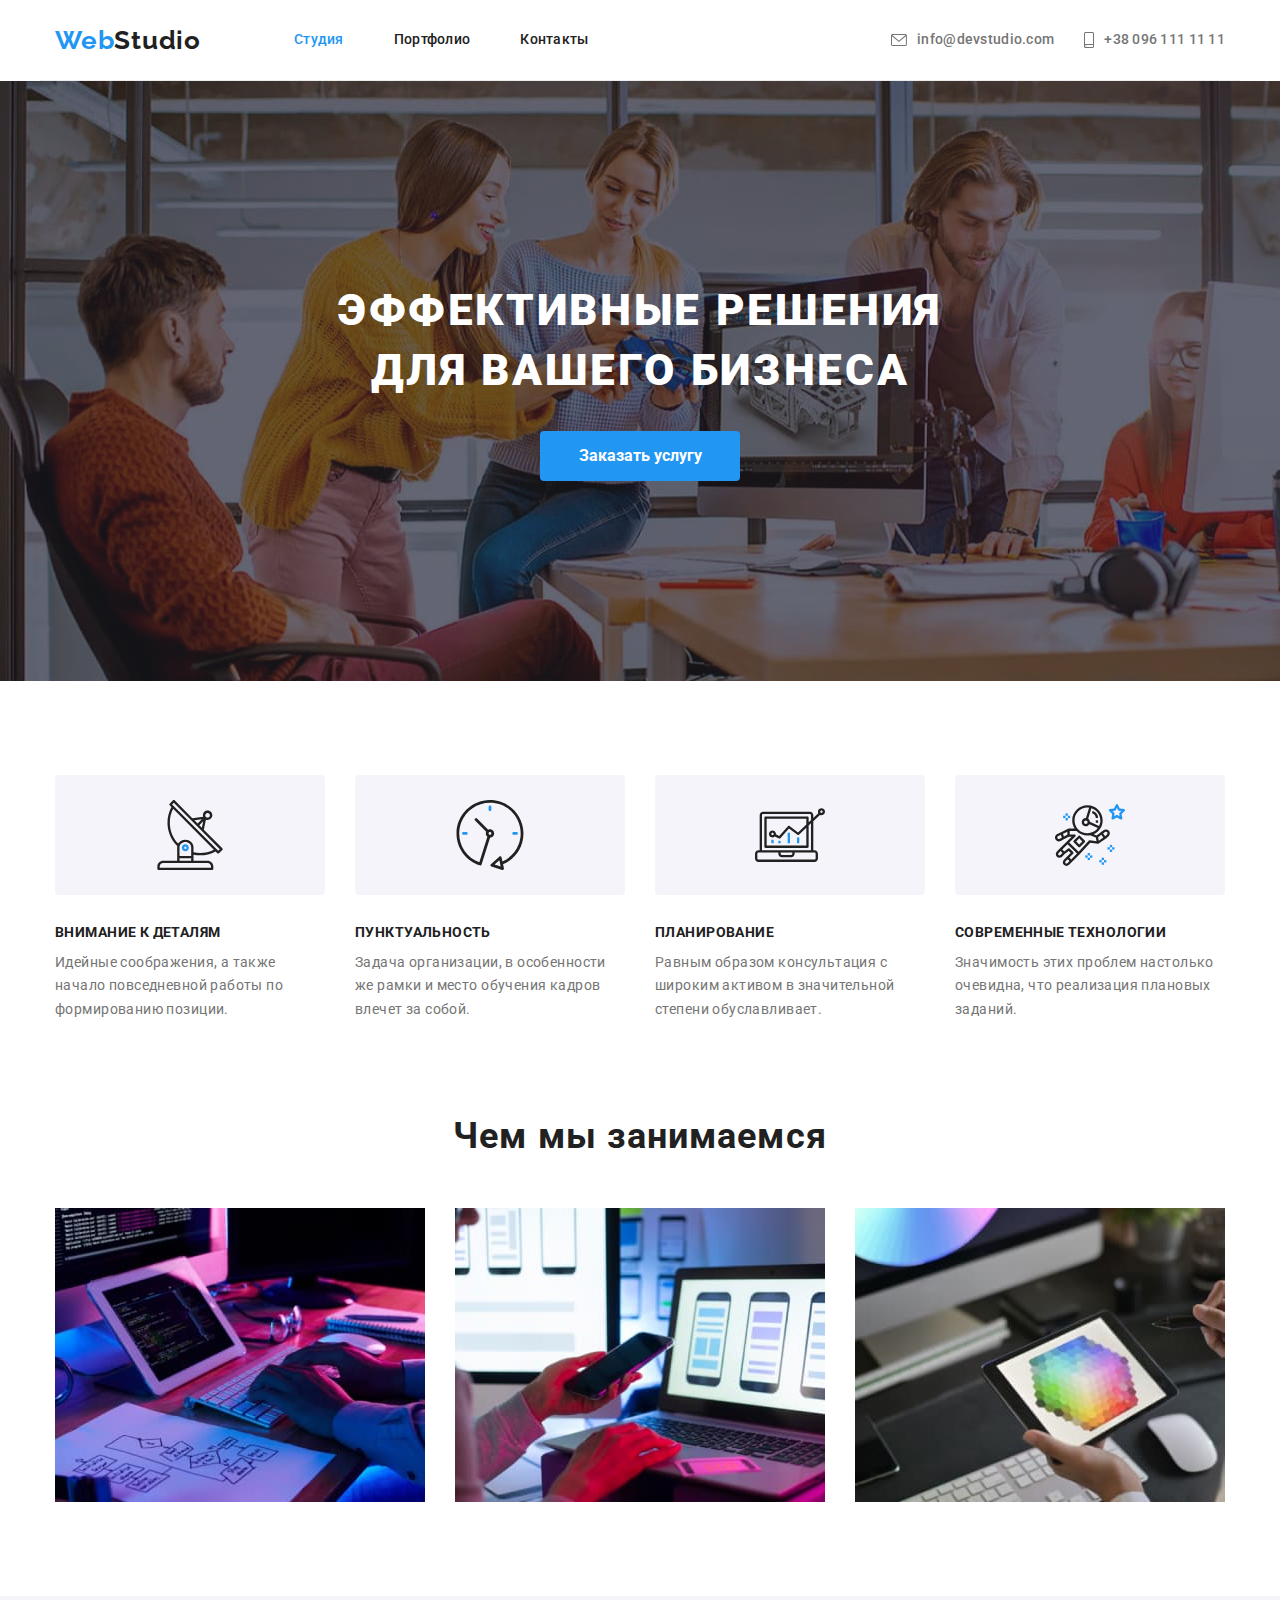
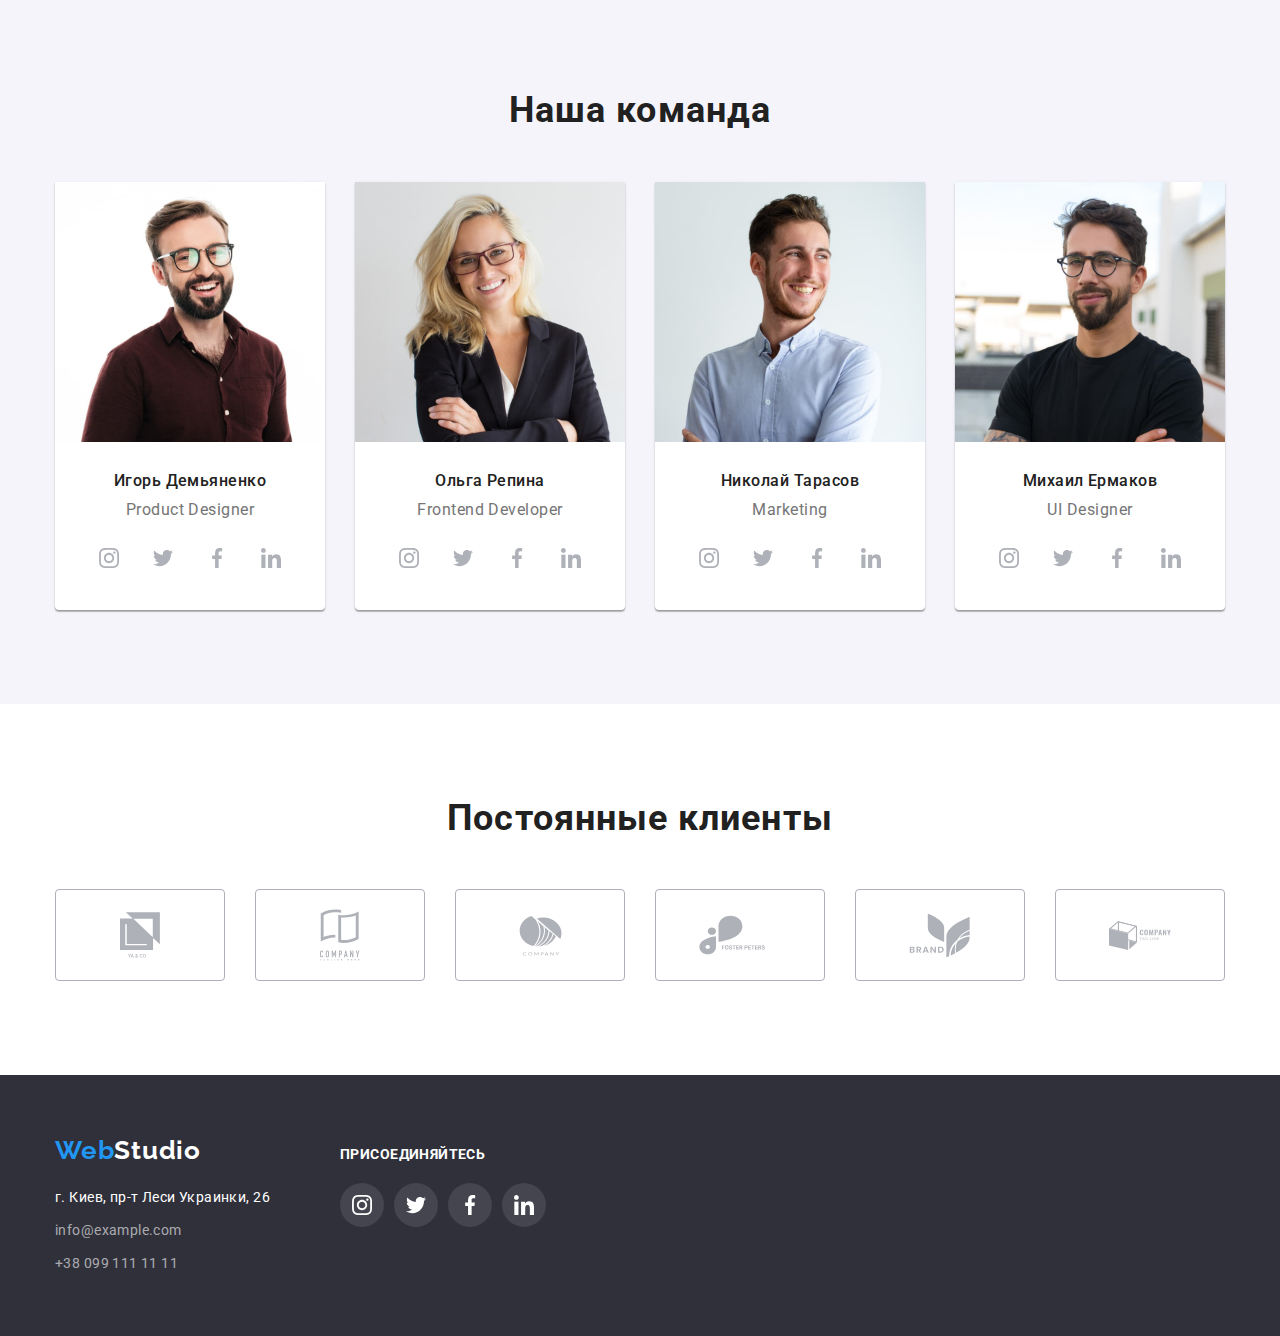
<file: index.html>
<!DOCTYPE html>
<html lang="ru">

<head>
    <meta charset="UTF-8">
    <meta http-equiv="X-UA-Compatible" content="IE=edge">
    <meta name="viewport" content="width=device-width, initial-scale=1.0">
    <title>Студия</title>
    <link rel="stylesheet" href="https://cdnjs.cloudflare.com/ajax/libs/modern-normalize/1.0.0/modern-normalize.min.css">
    <link href="https://fonts.googleapis.com/css2?family=Raleway:wght@700&family=Roboto:wght@400;500;700;900&display=swap" rel="stylesheet">
    <link rel="stylesheet" href="./css/styles.css">
</head>

<body>
    <!--Навигация-->
    <header>
        <div class="container nav-container">
            <a href="" lang="en" class="logo"><span>Web</span>Studio</a>
            <nav class="site-nav">
                <ul class="site-nav-items">
                    <li class="item"><a class="nav-link current" href="">Студия</a></li>
                    <li class="item"><a class="nav-link" href="./portfolio.html">Портфолио</a></li>
                    <li class="item"><a class="nav-link" href="">Контакты</a></li>
                </ul>
            </nav>
            <ul class="contacts">
                <li class="item">
                    <a class="contacts-link" href="mailto:info@devstudio.com">
                        <svg class="social-links-icon mail-icon">
                            <use href="./images/icons.svg#mail"></use>
                        </svg>info@devstudio.com</a>
                </li>
                <li class="item">
                    <a class="contacts-link" href="tel:+380961111111">
                        <svg class="social-links-icon phone-icon">
                            <use href="./images/icons.svg#smartphone"></use>
                        </svg> +38 096 111 11 11</a>
                </li>
            </ul>
        </div>
    </header>
    <main>
        <!--Герой-->
        <section class="hero">
            <div class="container">
                <h1 class="hero-title">Эффективные решения для вашего бизнеса</h1>
                <button class="btn" type="button">Заказать услугу</button>
            </div>
        </section>
        <!--Особенности-->
        <section class="features section">
            <h2 class="hidden">Особенности</h2>
            <div class="container">
                <ul class="features-items">
                    <li class="item">
                        <div class="features-items-thumb">
                            <svg class="features-items-icons">
                                <use href="./images/icons.svg#antenna"></use>
                            </svg>
                        </div>
                        <h3 class="features-title">Внимание к деталям</h3>
                        <p class="features-content">Идейные соображения, а также начало повседневной работы по формированию позиции.</p>
                    </li>
                    <li class="item">
                        <div class="features-items-thumb">
                            <svg class="features-items-icons">
                                <use href="./images/icons.svg#clock"></use>
                            </svg>
                        </div>
                        <h3 class="features-title">Пунктуальность</h3>
                        <p class="features-content">Задача организации, в особенности же рамки и место обучения кадров влечет за собой.</p>
                    </li>
                    <li class="item">
                        <div class="features-items-thumb">
                            <svg class="features-items-icons">
                                <use href="./images/icons.svg#diagram"></use>
                            </svg>
                        </div>
                        <h3 class="features-title">Планирование</h3>
                        <p class="features-content">Равным образом консультация с широким активом в значительной степени обуславливает.</p>
                    </li>
                    <li class="item">
                        <div class="features-items-thumb">
                            <svg class="features-items-icons">
                                <use href="./images/icons.svg#astronaut"></use>
                            </svg>
                        </div>
                        <h3 class="features-title">Современные технологии</h3>
                        <p class="features-content">Значимость этих проблем настолько очевидна, что реализация плановых заданий.</p>
                    </li>
                </ul>
            </div>
        </section>
        <!--Чем мы занимаемся-->
        <section class="what-doing section">
            <div class="container">
                <h2 class="what-doing-title">Чем мы занимаемся</h2>
                <ul class="what-doing-items">
                    <li class="item"><img src="./images/studio/box1.jpg" alt="box1" width="370" height="294"></li>
                    <li class="item"><img src="./images/studio/box2.jpg" alt="box2" width="370" height="294"></li>
                    <li class="item"><img src="./images/studio/box3.jpg" alt="box3" width="370" height="294"></li>
                </ul>
            </div>
        </section>
        <!--Наша команда-->
        <section class="our-team section">
            <div class="container our-team-container">
                <h2 class="our-team-main-title">Наша команда</h2>
                <ul class="our-team-items">
                    <li class="item">
                        <img src="./images/studio/card1.jpg" alt="card1" width="270" height="260">
                        <div class="item-content">
                            <h3 class="our-team-title">Игорь Демьяненко</h3>
                            <p class="our-team-content" lang="en">Product Designer</p>
                            <ul class="our-team-social-links">
                                <li class="social-links-item">
                                    <a class="our-team-link" href="">
                                        <svg class="link-logo">
                                            <use href="./images/icons.svg#instagram"></use>
                                        </svg>
                                    </a>
                                </li>
                                <li class="social-links-item">
                                    <a class="our-team-link" href="">
                                        <svg class="link-logo">
                                            <use href="./images/icons.svg#twitter"></use>
                                        </svg>
                                    </a>
                                </li>
                                <li class="social-links-item">
                                    <a class="our-team-link" href="">
                                        <svg class="link-logo">
                                            <use href="./images/icons.svg#facebook"></use>
                                        </svg>
                                    </a>
                                </li>
                                <li class="social-links-item">
                                    <a class="our-team-link" href="">
                                        <svg class="link-logo">
                                            <use href="./images/icons.svg#linkedin"></use>
                                        </svg>
                                    </a>
                                </li>
                            </ul>
                        </div>
                    </li>
                    <li class="item">
                        <img src="./images/studio/card2.jpg" alt="card2" width="270" height="260">
                        <div class="item-content">
                            <h3 class="our-team-title">Ольга Репина</h3>
                            <p class="our-team-content" lang="en">Frontend Developer</p>
                            <ul class="our-team-social-links">
                                <li class="social-links-item">
                                    <a class="our-team-link" href="">
                                        <svg class="link-logo">
                                            <use href="./images/icons.svg#instagram"></use>
                                        </svg>
                                    </a>
                                </li>
                                <li class="social-links-item">
                                    <a class="our-team-link" href="">
                                        <svg class="link-logo">
                                            <use href="./images/icons.svg#twitter"></use>
                                        </svg>
                                    </a>
                                </li>
                                <li class="social-links-item">
                                    <a class="our-team-link" href="">
                                        <svg class="link-logo">
                                            <use href="./images/icons.svg#facebook"></use>
                                        </svg>
                                    </a>
                                </li>
                                <li class="social-links-item">
                                    <a class="our-team-link" href="">
                                        <svg class="link-logo">
                                            <use href="./images/icons.svg#linkedin"></use>
                                        </svg>
                                    </a>
                                </li>
                            </ul>
                        </div>
                    </li>
                    <li class="item">
                        <img src="./images/studio/card3.jpg" alt="card3" width="270" height="260">
                        <div class="item-content">
                            <h3 class="our-team-title">Николай Тарасов</h3>
                            <p class="our-team-content" lang="en">Marketing</p>
                            <ul class="our-team-social-links">
                                <li class="social-links-item">
                                    <a class="our-team-link" href="">
                                        <svg class="link-logo">
                                            <use href="./images/icons.svg#instagram"></use>
                                        </svg>
                                    </a>
                                </li>
                                <li class="social-links-item">
                                    <a class="our-team-link" href="">
                                        <svg class="link-logo">
                                            <use href="./images/icons.svg#twitter"></use>
                                        </svg>
                                    </a>
                                </li>
                                <li class="social-links-item">
                                    <a class="our-team-link" href="">
                                        <svg class="link-logo">
                                            <use href="./images/icons.svg#facebook"></use>
                                        </svg>
                                    </a>
                                </li>
                                <li class="social-links-item">
                                    <a class="our-team-link" href="">
                                        <svg class="link-logo">
                                            <use href="./images/icons.svg#linkedin"></use>
                                        </svg>
                                    </a>
                                </li>
                            </ul>
                        </div>
                    </li>
                    <li class="item">
                        <img src="./images/studio/card4.jpg" alt="card4" width="270" height="260">
                        <div class="item-content">
                            <h3 class="our-team-title">Михаил Ермаков</h3>
                            <p class="our-team-content" lang="en">UI Designer</p>
                            <ul class="our-team-social-links">
                                <li class="social-links-item">
                                    <a class="our-team-link" href="">
                                        <svg class="link-logo">
                                            <use href="./images/icons.svg#instagram"></use>
                                        </svg>
                                    </a>
                                </li>
                                <li class="social-links-item">
                                    <a class="our-team-link" href="">
                                        <svg class="link-logo">
                                            <use href="./images/icons.svg#twitter"></use>
                                        </svg>
                                    </a>
                                </li>
                                <li class="social-links-item">
                                    <a class="our-team-link" href="">
                                        <svg class="link-logo">
                                            <use href="./images/icons.svg#facebook"></use>
                                        </svg>
                                    </a>
                                </li>
                                <li class="social-links-item">
                                    <a class="our-team-link" href="">
                                        <svg class="link-logo">
                                            <use href="./images/icons.svg#linkedin"></use>
                                        </svg>
                                    </a>
                                </li>
                            </ul>
                        </div>
                    </li>
                </ul>
            </div>
        </section>
        <section class="section clients">
            <h2 class="clients-title">Постоянные клиенты</h2>
            <ul class="clients-icons">
                <li class="clients-icon-item">
                    <a class="item-link" href="">
                        <svg class="sprite" width="40" height="52">
                            <use href="./images/icons.svg#group"></use>
                        </svg>
                    </a>
                </li>
                <li class="clients-icon-item">
                    <a class="item-link" href="">
                        <svg class="sprite" width="40" height="52">
                            <use href="./images/icons.svg#group-1"></use>
                        </svg>
                    </a>
                </li>
                <li class="clients-icon-item">
                    <a class="item-link" href="">
                        <svg class="sprite" width="43" height="41">
                            <use href="./images/icons.svg#group-2"></use>
                        </svg>
                    </a>
                </li>
                <li class="clients-icon-item">
                    <a class="item-link" href="">
                        <svg class="sprite" width="84" height="40">
                            <use href="./images/icons.svg#group-3"></use>
                        </svg>
                    </a>
                </li>
                <li class="clients-icon-item">
                    <a class="item-link" href="">
                        <svg class="sprite" width="62" height="45">
                            <use href="./images/icons.svg#group-4"></use>
                        </svg>
                    </a>
                </li>
                <li class="clients-icon-item">
                    <a class="item-link" href="">
                        <svg class="sprite" width="62" height="45">
                            <use href="./images/icons.svg#group-5"></use>
                        </svg>
                    </a>
                </li>
            </ul>
        </section>
    </main>
    <footer class="footer">
        <div class="container footer-sections">
            <div class=" footer-container">
                <a href="" lang="en" class="logo footer-logo"><span>Web</span>Studio</a>
                <address class="address">
                    <ul class="address-items">
                        <li class="item"><a class="map-link" href="https://goo.gl/maps/Ut2xwaLdVSmV2iXo9" target="_blank" rel="noreferrer noopener">г. Киев, пр-т Леси Украинки, 26</a></li>
                        <li class="item"><a class="contacts" href="mailto:info@example.com">info@example.com</a></li>
                        <li class="item"><a class="contacts" href="tel:+380991111111">+38 099 111 11 11</a></li>
                    </ul>
                 </address>
            </div>
            <div class="footer-join">
                <p class="join-content">присоединяйтесь</p>
                <ul class="footer-links">
                    <li class="footer-icons-logo">
                        <a class="footer-join-link" href="">
                            <svg class="link-join-logo">
                            <use href="./images/icons.svg#instagram"></use>
                        </svg>
                        </a>
                    </li>
                    <li class="footer-icons-logo">
                        <a class="footer-join-link" href="">
                            <svg class="link-join-logo">
                            <use href="./images/icons.svg#twitter"></use>
                        </svg>
                        </a>
                    </li>
                    <li class="footer-icons-logo">
                        <a class="footer-join-link" href="">
                            <svg class="link-join-logo">
                            <use href="./images/icons.svg#facebook"></use>
                        </svg>
                        </a>
                    </li>
                    <li class="footer-icons-logo">
                        <a class="footer-join-link" href="">
                            <svg class="link-join-logo">
                            <use href="./images/icons.svg#linkedin"></use>
                        </svg>
                        </a>
                    </li>
                </ul>
            </div>
        </div>
    </footer>
</body>

</html>
</file>
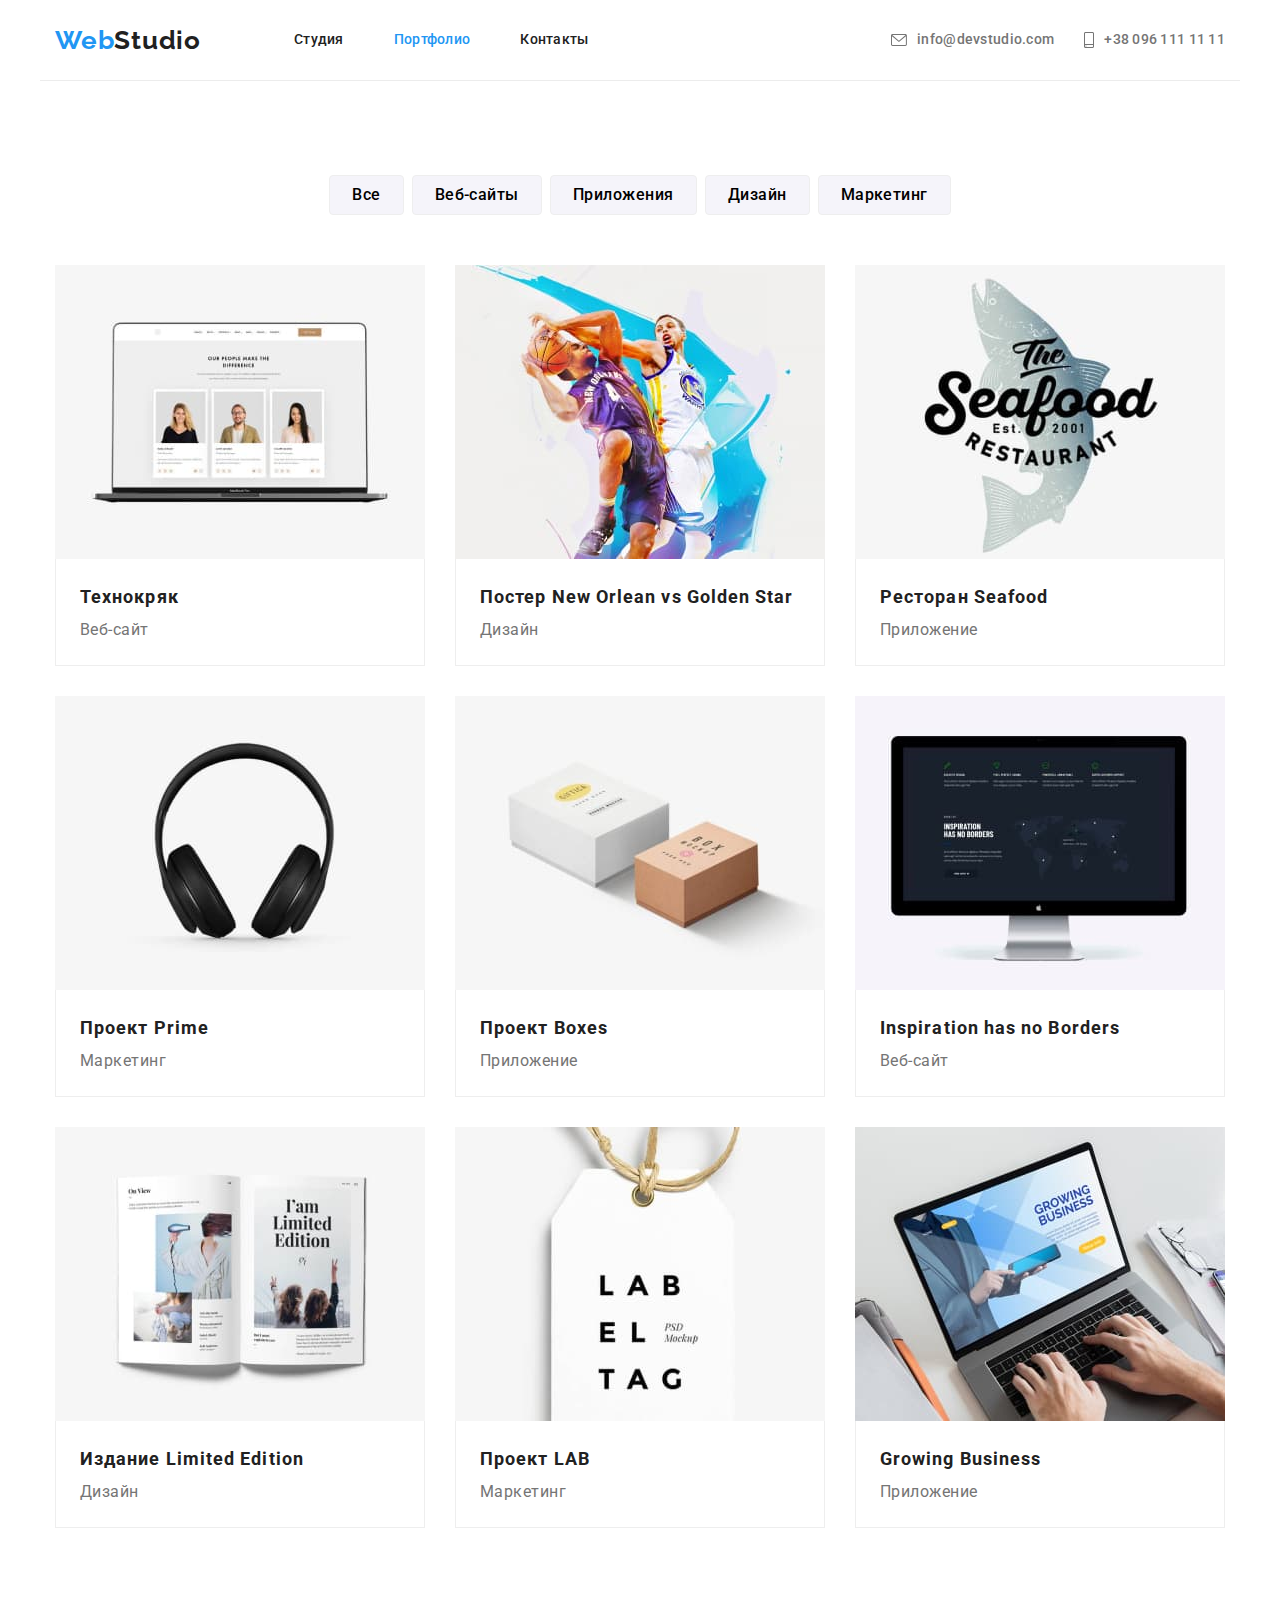
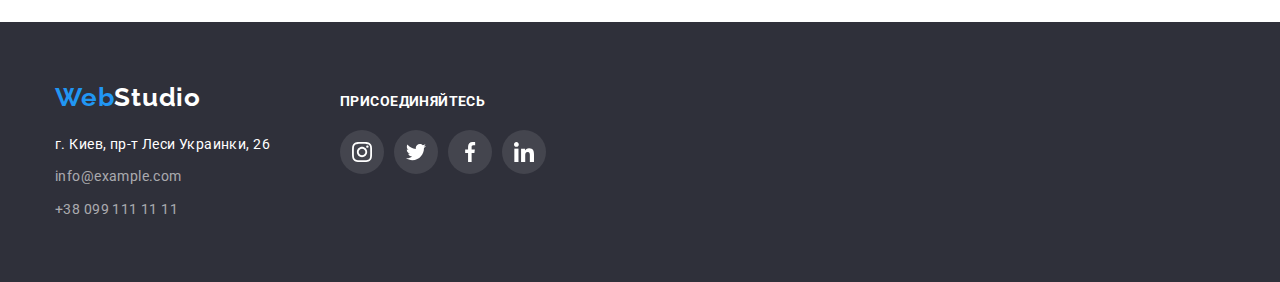
<file: portfolio.html>
<!DOCTYPE html>
<html lang="ru">

<head>
    <meta charset="UTF-8">
    <meta http-equiv="X-UA-Compatible" content="IE=edge">
    <meta name="viewport" content="width=device-width, initial-scale=1.0">
    <title>Портфолио</title>
    <link rel="stylesheet" href="https://cdnjs.cloudflare.com/ajax/libs/modern-normalize/1.0.0/modern-normalize.min.css">
    <link href="https://fonts.googleapis.com/css2?family=Raleway:wght@700&family=Roboto:wght@400;500;700;900&display=swap" rel="stylesheet">
    <link rel="stylesheet" href="./css/styles.css">
</head>

<body>
    <!--Навигация-->
    <header>
        <div class="container nav-container">
            <a href="" lang="en" class="logo"><span>Web</span>Studio</a>
            <nav class="site-nav">
                <ul class="site-nav-items">
                    <li class="item"><a class="nav-link" href="./index.html">Студия</a></li>
                    <li class="item"><a class="nav-link current" href="">Портфолио</a></li>
                    <li class="item"><a class="nav-link" href="">Контакты</a></li>
                </ul>
            </nav>
            <ul class="contacts">
                <li class="item">
                    <a class="contacts-link" href="mailto:info@devstudio.com">
                        <svg class="social-links-icon mail-icon">
                            <use href="./images/icons.svg#mail"></use>
                        </svg>info@devstudio.com</a>
                </li>
                <li class="item">
                    <a class="contacts-link" href="tel:+380961111111">
                        <svg class="social-links-icon phone-icon">
                            <use href="./images/icons.svg#smartphone"></use>
                        </svg> +38 096 111 11 11</a>
                </li>
            </ul>
        </div>
    </header>
    <main>
        <!-- Портфолио -->
        <div class="container container-portfolio">
            <section class="portfolio section">
                <ul class="filter">
                    <li class="item"><button class="btn-filter" type="button">Все</button></li>
                    <li class="item"><button class="btn-filter" type="button">Веб-сайты</button></li>
                    <li class="item"><button class="btn-filter" type="button">Приложения</button></li>
                    <li class="item"><button class="btn-filter" type="button">Дизайн</button></li>
                    <li class="item"><button class="btn-filter" type="button">Маркетинг</button></li>
                </ul>
                <h1 class="hidden">Портфолио</h1>
                <ul class="portfolio-items">
                    <li class="item">
                        <a href="">
                            <img src="./images/portfolio/img1.jpg" alt="Технокряк" width="370" height="294">
                            <div class="item-content">
                                <h2 class="portfolio-title">Технокряк</h2>
                                <p class="portfolio-content">Веб-сайт</p>
                            </div>
                        </a>
                    </li>
                    <li class="item">
                        <a href="">
                            <img src="./images/portfolio/img2.jpg" alt="Постер" width="370" height="294">
                            <div class="item-content">
                                <h2 class="portfolio-title">Постер <span lang="en">New Orlean vs Golden Star</span></h2>
                                <p class="portfolio-content">Дизайн</p>
                            </div>
                        </a>
                    </li>
                    <li class="item">
                        <a href="">
                            <img src="./images/portfolio/img3.jpg" alt="Ресторан Seafood" width="370" height="294">
                            <div class="item-content">
                                <h2 class="portfolio-title">Ресторан <span lang="en">Seafood</span></h2>
                                <p class="portfolio-content">Приложение</p>
                            </div>
                        </a>
                    </li>
                    <li class="item">
                        <a href="">
                            <img src="./images/portfolio/img4.jpg" alt="Проект Prime" width="370" height="294">
                            <div class="item-content">
                                <h2 class="portfolio-title">Проект <span lang="en">Prime</span></h2>
                                <p class="portfolio-content">Маркетинг</p>
                            </div>
                        </a>
                    </li>
                    <li class="item">
                        <a href="">
                            <img src="./images/portfolio/img5.jpg" alt="Проект Boxes" width="370" height="294">
                            <div class="item-content">
                                <h2 class="portfolio-title">Проект <span lang="en">Boxes</span></h2>
                                <p class="portfolio-content">Приложение</p>
                            </div>
                        </a>
                    </li>
                    <li class="item">
                        <a href="">
                            <img src="./images/portfolio/img6.jpg" alt="Inspiration has no Borders" width="370" height="294">
                            <div class="item-content">
                                <h2 class="portfolio-title" lang="en">Inspiration has no Borders</h2>
                                <p class="portfolio-content">Веб-сайт</p>
                            </div>
                        </a>
                    </li>
                    <li class="item">
                        <a href="">
                            <img src="./images/portfolio/img7.jpg" alt="Издание Limited Edition" width="370" height="294">
                            <div class="item-content">
                                <h2 class="portfolio-title">Издание <span lang="en">Limited Edition</span></h2>
                                <p class="portfolio-content">Дизайн</p>
                            </div>
                        </a>
                    </li>
                    <li class="item">
                        <a href="">
                            <img src="./images/portfolio/img8.jpg" alt="Проект LAB" width="370" height="294">
                            <div class="item-content">

                                <h2 class="portfolio-title">Проект <span lang="en">LAB</span></h2>
                                <p class="portfolio-content">Маркетинг</p>
                            </div>
                        </a>
                    </li>
                    <li class="item">
                        <a href="">
                            <img src="./images/portfolio/img9.jpg" alt="Growing Business" width="370" height="294">
                            <div class="item-content">
                                <h2 class="portfolio-title" lang="en">Growing Business</h2>
                                <p class="portfolio-content">Приложение</p>
                            </div>
                        </a>
                    </li>
                </ul>
            </section>
        </div>
    </main>
    <footer class="footer">
        <div class="container footer-sections">
            <div class=" footer-container">
                <a href="" lang="en" class="logo footer-logo"><span>Web</span>Studio</a>
                <address class="address">
                    <ul class="address-items">
                        <li class="item"><a class="map-link" href="https://goo.gl/maps/Ut2xwaLdVSmV2iXo9" target="_blank" rel="noreferrer noopener">г. Киев, пр-т Леси Украинки, 26</a></li>
                        <li class="item"><a class="contacts" href="mailto:info@example.com">info@example.com</a></li>
                        <li class="item"><a class="contacts" href="tel:+380991111111">+38 099 111 11 11</a></li>
                    </ul>
                 </address>
            </div>
            <div class="footer-join">
                <p class="join-content">присоединяйтесь</p>
                <ul class="footer-links">
                    <li class="footer-icons-logo">
                        <a class="footer-join-link" href="">
                            <svg class="link-join-logo">
                            <use href="./images/icons.svg#instagram"></use>
                        </svg>
                        </a>
                    </li>
                    <li class="footer-icons-logo">
                        <a class="footer-join-link" href="">
                            <svg class="link-join-logo">
                            <use href="./images/icons.svg#twitter"></use>
                        </svg>
                        </a>
                    </li>
                    <li class="footer-icons-logo">
                        <a class="footer-join-link" href="">
                            <svg class="link-join-logo">
                            <use href="./images/icons.svg#facebook"></use>
                        </svg>
                        </a>
                    </li>
                    <li class="footer-icons-logo">
                        <a class="footer-join-link" href="">
                            <svg class="link-join-logo">
                            <use href="./images/icons.svg#linkedin"></use>
                        </svg>
                        </a>
                    </li>
                </ul>
            </div>
        </div>
    </footer>
</body>

</html>
</file>
<file: css/styles.css>
:root {
    --main-color: #212121;
    --second-color: #757575;
    --hover-color: #2196F3;
    --additional-color: #ffffff;
    --portfolio-item-shadow: 0px 1px 1px rgba(0, 0, 0, 0.12), 0px 4px 4px rgba(0, 0, 0, 0.06), 1px 4px 6px rgba(0, 0, 0, 0.16);
}


/* Студия */

body {
    font-family: 'roboto', sans-serif;
    color: var(--main-color);
}

ul {
    list-style: none;
    margin: 0;
    padding: 0;
}

a {
    color: inherit;
    text-decoration: none;
}

h1,
h2,
h3,
h4,
h5,
h6,
p {
    margin: 0;
}

img {
    display: block;
    max-width: 100%;
    height: auto;
}

.hidden {
    position: absolute;
    width: 1px;
    height: 1px;
    margin: -1px;
    border: 0;
    padding: 0;
    white-space: nowrap;
    clip-path: inset(100%);
    clip: rect(0 0 0 0);
    overflow: hidden;
}

.section {
    padding: 94px 0px;
}


/* Позиционирование */

.container {
    width: 1200px;
    padding: 0 15px;
    margin: 0 auto;
}


/* Разметка навигации */

.nav-container {
    display: flex;
    align-items: center;
    border-bottom: 1px solid #ECECEC;
}

.site-nav {
    margin-left: 93px;
}

.site-nav-items {
    display: flex;
    padding: 0;
}

.nav-link,
.contacts-link {
    padding: 32px 0px 32px 0px;
    display: block;
}

.site-nav-items .item:not(:last-child) {
    margin-right: 50px;
}

.contacts {
    display: flex;
    margin-left: auto;
}

.contacts .item:not(:last-child) {
    margin-right: 30px;
}

.social-links-icon {
    fill: currentColor;
    display: block;
    margin-right: 10px;
}

.phone-icon {
    width: 10px;
    height: 16px;
}

.mail-icon {
    width: 16px;
    height: 12px;
}


/* разметка "Особенности" */

.features-items {
    display: flex;
    margin: 0;
    padding-left: 0;
}

.features-items>.item:not(:last-child) {
    margin-right: 30px;
}

.features-items>.item {
    width: 270px;
}

.features-items-icons {
    width: 70px;
    height: 70px;
}

.features-items-thumb {
    width: 270px;
    height: 120px;
    background-color: #F5F4FA;
    border-radius: 4px;
    display: inline-flex;
    justify-content: center;
    align-items: center;
    margin-bottom: 30px;
}


/* чем мы занимаемся */

.what-doing {
    padding-top: 0px;
}

.what-doing-title {
    margin-bottom: 50px;
}

.what-doing-items {
    display: flex;
    padding: 0;
}

.what-doing-items .item:not(:last-child) {
    margin-right: 30px;
}


/* Наша команда */

.our-team-main-title {
    margin-bottom: 50px;
}

.our-team-items {
    display: flex;
    padding-left: 0px;
    margin: 0;
}

.our-team-items .item {
    box-shadow: 0px 1px 3px rgba(0, 0, 0, 0.12), 0px 1px 1px rgba(0, 0, 0, 0.14), 0px 2px 1px rgba(0, 0, 0, 0.2);
    border-radius: 0px 0px 4px 4px;
    text-align: center;
    background-color: var(--additional-color);
}

.our-team-items .item:not(:last-child) {
    margin-right: 30px;
}

.our-team-items .item-content {
    padding: 30px 0px;
}

.our-team-title {
    margin-bottom: 10px;
}

.our-team-social-links {
    display: flex;
    justify-content: center;
}

.social-links-item .link-logo {
    display: block;
    width: 20px;
    height: 20px;
    fill: #afb1b8;
}

.our-team-link {
    display: flex;
    justify-content: center;
    align-items: center;
    background-color: var(--additional-color);
    width: 44px;
    height: 44px;
    border-radius: 50%;
}

.our-team-link:hover,
.our-team-link:focus {
    background-color: var(--hover-color);
    color: var(--additional-color);
}

.our-team-link:hover .link-logo,
.our-team-link:focus .link-logo {
    fill: var(--additional-color);
}

.social-links-item:not(:last-child) {
    margin-right: 10px;
}


/* Футер */

.footer {
    padding: 60px 0px;
}

.footer-sections {
    display: flex;
    align-items: baseline;
}

.footer-container {
    padding: 0 0;
}

.address {
    margin-top: 20px;
}

.address-items .item:not(:last-child) {
    margin-bottom: 9px;
}

.footer-icons-logo:not(:last-child) {
    margin-right: 10px;
}

.footer-links .link-join-logo {
    display: block;
    width: 20px;
    height: 20px;
    fill: var(--additional-color);
}

.footer-links {
    display: flex;
    margin-top: 20px;
}

.footer-join-link {
    display: flex;
    justify-content: center;
    align-items: center;
    width: 44px;
    height: 44px;
    background-color: rgba(255, 255, 255, 0.1);
    border-radius: 50%;
}

.footer-join-link:hover,
.footer-join-link:focus {
    background-color: var(--hover-color);
}

.join-content {
    font-weight: 700;
    font-size: 14px;
    line-height: 1.14;
    letter-spacing: 0.03em;
    text-transform: uppercase;
    color: #FFFFFF;
}

.footer-join {
    margin-left: 70px;
}


/* Портфолио */

.portfolio-items {
    display: flex;
    flex-wrap: wrap;
    padding: 0;
    margin: -30px 0px 0px -30px;
}

.portfolio-items .item {
    flex-basis: calc((100% - 90px)/3);
    margin-top: 30px;
    margin-left: 30px;
}

.portfolio-items .item:hover,
.portfolio-items .item:focus {
    box-shadow: var(--portfolio-item-shadow);
}

.portfolio-items .item-content {
    padding: 20px 24px;
    border-left: 1px solid #EEEEEE;
    border-bottom: 1px solid #EEEEEE;
    border-right: 1px solid #EEEEEE;
}

.filter {
    display: flex;
    justify-content: center;
    margin-bottom: 50px;
}

.filter .item:not(:last-child) {
    margin-right: 8px;
}


/* Разметка */


/* Логотип */

.logo {
    font-family: 'Raleway', sans-serif;
    font-weight: 700;
    font-size: 26px;
    line-height: 1.19;
    letter-spacing: 0.03em;
}

.logo>span {
    color: var(--hover-color);
}


/* Навигация */

.current {
    color: var(--hover-color);
}

.site-nav .nav-link,
.contacts .contacts-link {
    display: inline-flex;
    align-items: center;
    font-weight: 500;
    font-size: 14px;
    line-height: 1.14;
    letter-spacing: 0.02em;
}

.site-nav .nav-link:hover,
.contacts .contacts-link:hover,
.site-nav .nav-link:focus,
.contacts .contacts-link:focus {
    color: var(--hover-color);
}

.contacts {
    color: var(--second-color);
}


/* Уникальный Контент */


/* Герой */

.hero {
    background-color: #2F303A;
    background-image: linear-gradient(rgba(47, 48, 58, 0.4), rgba(47, 48, 58, 0.4)), url(../images/hero-image.jpg);
    margin: 0 auto;
    max-width: 1600px;
    text-align: center;
    padding: 200px 0px;
}

.hero .hero-title {
    color: var(--additional-color);
    font-weight: 900;
    font-size: 44px;
    line-height: 1.36;
    text-align: center;
    letter-spacing: 0.06em;
    text-transform: uppercase;
    text-align: center;
    max-width: 696px;
    margin: 0 auto;
    margin-bottom: 30px;
}

.hero .btn {
    display: inline-block;
    color: var(--additional-color);
    background-color: var(--hover-color);
    font-weight: 700;
    font-size: 16px;
    line-height: 1.87;
    padding: 10px 30px;
    min-width: 200px;
    max-height: 50px;
    border-radius: 4px;
    cursor: pointer;
    border: 0px;
}

.hero .btn:hover {
    background: #188CE8;
    box-shadow: 0px 4px 4px rgba(0, 0, 0, 0.15);
}


/* Особенности */

.features .features-title {
    font-style: normal;
    font-weight: 700;
    font-size: 14px;
    line-height: 1.14;
    letter-spacing: 0.03em;
    text-transform: uppercase;
    margin-bottom: 10px;
}

.features .features-content {
    color: var(--second-color);
    font-weight: 400;
    font-size: 14px;
    line-height: 1.71;
    letter-spacing: 0.03em;
}


/* Чем мы занимаемся */

.what-doing .what-doing-title {
    font-weight: 700;
    font-size: 36px;
    line-height: 1.16;
    text-align: center;
    letter-spacing: 0.03em;
}


/* Наша команда */

.our-team {
    background-color: #F5F4FA;
}

.our-team .our-team-main-title {
    font-weight: 700;
    font-size: 36px;
    line-height: 1.16;
    text-align: center;
    letter-spacing: 0.03em;
}

.our-team .our-team-title {
    font-weight: 500;
    font-size: 16px;
    line-height: 1.18;
    letter-spacing: 0.03em;
}

.our-team .our-team-content {
    color: var(--second-color);
    font-weight: 400;
    font-size: 16px;
    line-height: 1.18;
    letter-spacing: 0.03em;
    margin-bottom: 16px;
}


/* Клиенты */

.clients-title {
    font-weight: 700;
    font-size: 36px;
    line-height: 1.16;
    text-align: center;
    letter-spacing: 0.03em;
    color: #212121;
    margin-bottom: 50px;
}

.clients-icons {
    display: flex;
    justify-content: center;
}

.clients-icon-item .item-link {
    display: flex;
    justify-content: center;
    align-items: center;
    width: 170px;
    height: 92px;
    border: 1px solid #AFB1B8;
    border-radius: 4px;
}

.clients-icon-item .item-link:hover,
.clients-icon-item .item-link:focus {
    border-color: var(--hover-color);
}

.clients-icon-item .item-link:hover .sprite,
.clients-icon-item .item-link:focus .sprite {
    fill: var(--hover-color);
}

.clients-icon-item:not(:last-child) {
    margin-right: 30px;
}

.sprite {
    fill: #afb1b8;
}


/* Футер */


/* Адресс */

.address {
    font-style: normal;
}

.footer .footer-logo {
    color: var(--additional-color);
}

.footer {
    background-color: #2F303A;
}

.address .map-link {
    color: var(--additional-color);
    font-weight: 400;
    font-size: 14px;
    line-height: 1.71;
    letter-spacing: 0.03em;
}

.address .contacts {
    color: rgba(255, 255, 255, 0.6);
    font-weight: 400;
    font-size: 14px;
    line-height: 1.71;
    letter-spacing: 0.03em;
}

.address .contacts:hover {
    color: var(--hover-color);
}


/* Портфолио */


/* Уникальный Контент */

.portfolio .btn-filter {
    background-color: #F5F4FA;
    font-weight: 500;
    font-size: 16px;
    line-height: 1.62;
    letter-spacing: 0.03em;
    border: 1px solid #EEEEEE;
    text-align: center;
    cursor: pointer;
    border-radius: 4px;
    padding: 6px 22px;
}

.portfolio .btn-filter:hover,
.portfolio .btn-filter:focus {
    color: var(--additional-color);
    background-color: var(--hover-color);
    box-shadow: 0px 3px 1px rgba(0, 0, 0, 0.1), 0px 1px 2px rgba(0, 0, 0, 0.08), 0px 2px 2px rgba(0, 0, 0, 0.12);
    border-color: var(--hover-color);
}

.portfolio .portfolio-title {
    font-style: normal;
    font-weight: 700;
    font-size: 18px;
    line-height: 2;
    letter-spacing: 0.06em;
}

.portfolio .portfolio-content {
    color: var(--second-color);
    font-weight: 400;
    font-size: 16px;
    line-height: 1.87;
    letter-spacing: 0.03em;
}
</file>
